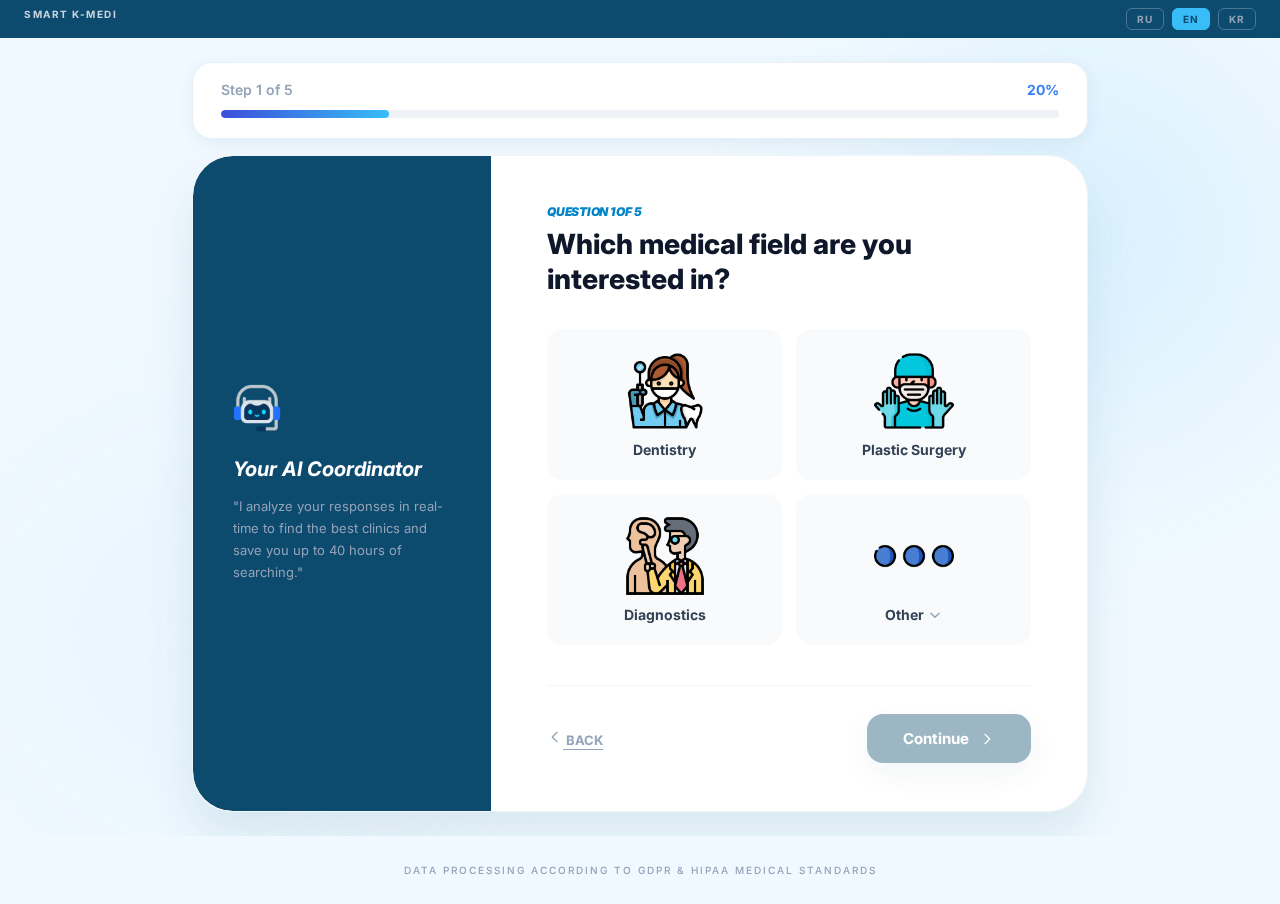
<file: 1aipage.html>
<!DOCTYPE html>
<html lang="en">
<head>
    <meta charset="UTF-8">
    <meta name="viewport" content="width=device-width, initial-scale=1.0">
    <title>AI Matching | Intelligent Clinic Selection</title>
    <link href="https://fonts.googleapis.com/css2?family=Inter:wght@300;400;600;700&display=swap" rel="stylesheet">
    <link rel="stylesheet" href="static/aipage.css">
</head>
<body class="fade">


<div class="topbar">
    <span>Smart K-Medi</span>
    <div style="display:flex; gap:8px; align-items:center;">
        <button class="lang-btn" data-lang="ru" onclick="selectLang('ru','🇷🇺','RU',this)">RU</button>
        <button class="lang-btn" data-lang="en" onclick="selectLang('en','🇬🇧','EN',this)">EN</button>
        <button class="lang-btn" data-lang="ko" onclick="selectLang('ko','🇰🇷','한국어',this)">KR</button>
    </div>
</div>


<main>
    <div class="blob blob-tr"></div>
    <div class="blob blob-bl"></div>

    <!-- ════════════════════════════════
         QUIZ SECTION
    ════════════════════════════════ -->
    <div class="quiz-wrapper" id="quiz-section">

        <!-- Progress bar -->
        <div class="progress-container">
            <div class="progress-meta">
                <span class="progress-step-label" id="step-label">Step 1 of 5</span>
                <span class="progress-pct" id="bar-pct-label">20%</span>
            </div>
            <div class="bar-track">
                <div class="bar-fill" id="bar-fill" style="width:20%"></div>
            </div>
        </div>

        <!-- Card -->
        <div class="card">
            <div class="card-grid">

                <!-- Sidebar -->
                <div class="sidebar">
                    <div>
                        <img src="images/ai.png" alt="AI Coordinator" class="sidebar-icon">
                        <h3 id="sidebar-title">Your AI Coordinator</h3>
                        <p id="sidebar-desc">"I analyze your responses in real-time to find the best clinics and save you up to 40 hours of searching."</p>
                    </div>
                </div>

                <!-- Content -->
                <div class="content">

                    <!-- Q1: Specialty -->
                    <div class="question-screen active" id="q1">
                        <div>
                            <div class="step-label">Question 1 of 5</div>
                            <h2 class="step-title">Which medical field<br>are you interested in?</h2>
                            <div class="options-grid">
                                <button class="option-btn" onclick="selectOption(this,'q1')">
                                    <img src="images/dentist.png" alt="Dentistry" class="opt-icon">
                                    <span class="opt-label">Dentistry</span>
                                </button>
                                <button class="option-btn" onclick="selectOption(this,'q1')">
                                    <img src="images/plastic-surgery.png" alt="Plastic Surgery" class="opt-icon">
                                    <span class="opt-label">Plastic Surgery</span>
                                </button>
                                <button class="option-btn" onclick="selectOption(this,'q1')">
                                    <img src="images/diagnosis.png" alt="Diagnostics" class="opt-icon">
                                    <span class="opt-label">Diagnostics</span>
                                </button>
                                <div class="other-wrapper" id="other-wrapper">
                                    <button class="option-btn" id="other-btn" onclick="toggleDropdown(event)">
                                        <img src="images/more.png" alt="Other" class="opt-icon" id ="other-icon">
                                        <span class="opt-label other-arrow" id="other-arrow">
                                            <span id="other-label">Other</span>
                                            <svg fill="none" stroke="currentColor" viewBox="0 0 24 24"><path stroke-linecap="round" stroke-linejoin="round" stroke-width="2.5" d="M19 9l-7 7-7-7"/></svg>
                                        </span>
                                    </button>
                                </div>
                            </div>
                        </div>
                        <div class="nav-row">
                            <button data-back class="btn-back">
                                <svg fill="none" stroke="currentColor" viewBox="0 0 24 24"><path stroke-linecap="round" stroke-linejoin="round" stroke-width="2" d="M15 19l-7-7 7-7"/></svg>
                                Back
                            </button>
                            <button class="btn-continue" id="q1-next" disabled onclick="goNext(1)">
                                Continue
                                <svg fill="none" stroke="currentColor" viewBox="0 0 24 24"><path stroke-linecap="round" stroke-linejoin="round" stroke-width="2" d="M9 5l7 7-7 7"/></svg>
                            </button>
                        </div>
                    </div>

                    <!-- Q2: Budget -->
                    <div class="question-screen" id="q2">
                        <div>
                            <div class="step-label">Question 2 of 5</div>
                            <h2 class="step-title">What is your<br>approximate budget?</h2>
                            <div class="range-wrap">
                                <div class="range-value" id="budget-display">$3,000</div>
                                <input type="range" id="budget-range" min="500" max="20000" step="500" value="3000"
                                    oninput="updateBudget(this.value)" onchange="answers.budget=this.value; enableNext('q2-next')">
                                <div class="range-labels">
                                    <span>$500</span>
                                    <span>$20,000+</span>
                                </div>
                            </div>
                            <div class="options-grid cols-3" style="margin-top:8px">
                                <button class="option-btn" onclick="setBudget(2000, this)">
                                    <span class="opt-label">Economy</span>
                                    <span class="opt-sub">Up to $2K</span>
                                </button>
                                <button class="option-btn" onclick="setBudget(5000, this)">
                                    <span class="opt-label">Standard</span>
                                    <span class="opt-sub">$3K–$7K</span>
                                </button>
                                <button class="option-btn" onclick="setBudget(12000, this)">
                                    <span class="opt-label">Premium</span>
                                    <span class="opt-sub">$10K+</span>
                                </button>
                            </div>
                        </div>
                        <div class="nav-row">
                            <button class="btn-back" onclick="goBack()">
                                <svg fill="none" stroke="currentColor" viewBox="0 0 24 24"><path stroke-linecap="round" stroke-linejoin="round" stroke-width="2" d="M15 19l-7-7 7-7"/></svg>
                                Back
                            </button>
                            <button class="btn-continue" id="q2-next" onclick="goNext(2)">
                                Continue
                                <svg fill="none" stroke="currentColor" viewBox="0 0 24 24"><path stroke-linecap="round" stroke-linejoin="round" stroke-width="2" d="M9 5l7 7-7 7"/></svg>
                            </button>
                        </div>
                    </div>

                    <!-- Q3: Location -->
                    <div class="question-screen" id="q3">
                        <div>
                            <div class="step-label">Question 3 of 5</div>
                            <h2 class="step-title">Preferred clinic<br>location in Korea?</h2>
                            <div class="options-grid">
                                <button class="option-btn" onclick="selectOption(this,'q3')">
                                    <img src="images/seoul-tower.png" alt="Seoul" class="opt-icon">
                                    <span class="opt-label">Seoul</span>
                                    <span class="opt-sub">Most options</span>
                                </button>
                                <button class="option-btn" onclick="selectOption(this,'q3')">
                                    <img src="images/busan.png" alt="Busan" class="opt-icon">
                                    <span class="opt-label">Busan</span>
                                    <span class="opt-sub">Coastal city</span>
                                </button>
                                <button class="option-btn" onclick="selectOption(this,'q3')">
                                    <img src="images/south-korea.png" alt="South Korea" class="opt-icon">
                                    <span class="opt-label">Any city</span>
                                    <span class="opt-sub">Flexible</span>
                                </button>
                                <button class="option-btn" onclick="selectOption(this,'q3')">
                                    <img src="images/airport.png" alt="Near Airport" class="opt-icon">
                                    <span class="opt-label">Near airport</span>
                                    <span class="opt-sub">Easy travel</span>
                                </button>
                            </div>
                        </div>
                        <div class="nav-row">
                            <button class="btn-back" onclick="goBack()">
                                <svg fill="none" stroke="currentColor" viewBox="0 0 24 24"><path stroke-linecap="round" stroke-linejoin="round" stroke-width="2" d="M15 19l-7-7 7-7"/></svg>
                                Back
                            </button>
                            <button class="btn-continue" id="q3-next" disabled onclick="goNext(3)">
                                Continue
                                <svg fill="none" stroke="currentColor" viewBox="0 0 24 24"><path stroke-linecap="round" stroke-linejoin="round" stroke-width="2" d="M9 5l7 7-7 7"/></svg>
                            </button>
                        </div>
                    </div>

                    <!-- Q4: Priority -->
                    <div class="question-screen" id="q4">
                        <div>
                            <div class="step-label">Question 4 of 5</div>
                            <h2 class="step-title">What matters most<br>to you when choosing?</h2>
                            <div class="options-grid">
                                <button class="option-btn" onclick="selectOption(this,'q4')">
                                    <img src="images/reputation.png" alt="Reputation" class="opt-icon">
                                    <span class="opt-label">Reputation</span>
                                    <span class="opt-sub">Awards & reviews</span>
                                </button>
                                <button class="option-btn" onclick="selectOption(this,'q4')">
                                    <img src="images/best-price.png" alt="Best price" class="opt-icon">
                                    <span class="opt-label">Best price</span>
                                    <span class="opt-sub">Value for money</span>
                                </button>
                                <button class="option-btn" onclick="selectOption(this,'q4')">
                                    <img src="images/russian.png" alt="English support" class="opt-icon">
                                    <span class="opt-label">English support</span>
                                    <span class="opt-sub">Full communication</span>
                                </button>
                                <button class="option-btn" onclick="selectOption(this,'q4')">
                                    <img src="images/clock.png" alt="Fast booking" class="opt-icon">
                                    <span class="opt-label">Fast booking</span>
                                    <span class="opt-sub">Within 2 weeks</span>
                                </button>
                            </div>
                        </div>
                        <div class="nav-row">
                            <button class="btn-back" onclick="goBack()">
                                <svg fill="none" stroke="currentColor" viewBox="0 0 24 24"><path stroke-linecap="round" stroke-linejoin="round" stroke-width="2" d="M15 19l-7-7 7-7"/></svg>
                                Back
                            </button>
                            <button class="btn-continue" id="q4-next" disabled onclick="goNext(4)">
                                Continue
                                <svg fill="none" stroke="currentColor" viewBox="0 0 24 24"><path stroke-linecap="round" stroke-linejoin="round" stroke-width="2" d="M9 5l7 7-7 7"/></svg>
                            </button>
                        </div>
                    </div>

                    <!-- Q5: Timing -->
                    <div class="question-screen" id="q5">
                        <div>
                            <div class="step-label">Question 5 of 5</div>
                            <h2 class="step-title">When are you planning<br>to visit Korea?</h2>
                            <div class="options-grid">
                                <button class="option-btn" onclick="selectOption(this,'q5')">
                                    <img src="images/clock.png" alt="ASAP" class="opt-icon">
                                    <span class="opt-label">ASAP</span>
                                    <span class="opt-sub">Within 1 month</span>
                                </button>
                                <button class="option-btn" onclick="selectOption(this,'q5')">
                                    <img src="images/calendar.png" alt="Calendar" class="opt-icon">
                                    <span class="opt-label">In 1–3 months</span>
                                    <span class="opt-sub">Planning ahead</span>
                                </button>
                                <button class="option-btn" onclick="selectOption(this,'q5')">
                                    <img src="images/calendar copy.png" alt="Month" class="opt-icon">
                                    <span class="opt-label">In 3–6 months</span>
                                    <span class="opt-sub">No rush</span>
                                </button>
                                <button class="option-btn" onclick="selectOption(this,'q5')">
                                    <img src="images/thought.png" alt="Anytime" class="opt-icon">
                                    <span class="opt-label">Just exploring</span>
                                    <span class="opt-sub">No set date</span>
                                </button>
                            </div>
                        </div>
                        <div class="nav-row">
                            <button class="btn-back" onclick="goBack()">
                                <svg fill="none" stroke="currentColor" viewBox="0 0 24 24"><path stroke-linecap="round" stroke-linejoin="round" stroke-width="2" d="M15 19l-7-7 7-7"/></svg>
                                Back
                            </button>
                            <a href="1result.html"><button class="btn-continue" id="q5-next" disabled onclick="showResults()">
                                See My Results
                                <svg fill="none" stroke="currentColor" viewBox="0 0 24 24"><path stroke-linecap="round" stroke-linejoin="round" stroke-width="2" d="M9 5l7 7-7 7"/></svg>
                            </button></a>
                        </div>
                    </div>

                </div><!-- /content -->
            </div><!-- /card-grid -->
        </div><!-- /card -->
    </div><!-- /quiz-wrapper -->


</main>

<!-- Dropdown portal -->
<div class="dropdown" id="dropdown">
    <div class="dropdown-header">Choose specialization</div>
    <div class="dropdown-list">
        <button class="dropdown-item" onclick="pickOther(this,'IVF / Childbirth')"><span class="di-icon"><img src="images/midwife.png" alt="IVF / Childbirth"></span><span class="di-label">IVF / Childbirth</span><span class="di-check">✓</span></button>
        <button class="dropdown-item" onclick="pickOther(this,'Orthopedics')"><span class="di-icon"><img src="images/orthopedist.png" alt="Orthopedics"></span><span class="di-label">Orthopedics</span><span class="di-check">✓</span></button>
        <button class="dropdown-item" onclick="pickOther(this,'Cardiology')"><span class="di-icon"><img src="images/cardiologist.png" alt="Cardiology"></span><span class="di-label">Cardiology</span><span class="di-check">✓</span></button>
        <button class="dropdown-item" onclick="pickOther(this,'Neurology')"><span class="di-icon"><img src="images/neurologist.png" alt="Neurology"></span><span class="di-label">Neurology</span><span class="di-check">✓</span></button>
        <button class="dropdown-item" onclick="pickOther(this,'Ophthalmology')"><span class="di-icon"><img src="images/ophthalmologist.png" alt="Ophthalmology"></span><span class="di-label">Ophthalmology</span><span class="di-check">✓</span></button>
        <button class="dropdown-item" onclick="pickOther(this,'Oncology')"><span class="di-icon"><img src="images/oncologist.png" alt="Oncology"></span><span class="di-label">Oncology</span><span class="di-check">✓</span></button>
        <button class="dropdown-item" onclick="pickOther(this,'Rehabilitation')"><span class="di-icon"><img src="images/rehabilitation.png" alt="Rehabilitation"></span><span class="di-label">Rehabilitation</span><span class="di-check">✓</span></button>
    </div>
</div>

<footer>Data processing according to GDPR &amp; HIPAA Medical Standards</footer>


    <script src="static/aipage.js"></script>
</body>
</html>
</file>
<file: static/aipage.css>
*, *::before, *::after { box-sizing: border-box; margin: 0; padding: 0; }

body {
    font-family: 'Inter', -apple-system, BlinkMacSystemFont, 'Segoe UI', Roboto, sans-serif;
    -webkit-font-smoothing: antialiased;
    -moz-osx-font-smoothing: grayscale;
    font-feature-settings: "kern" 1;
    background-color: #f0f9ff;
    color: #0f172a;
    min-height: 100vh;
    display: flex;
    flex-direction: column;
}


/* В aipage.css */
.fade {
    opacity: 0;
    animation: fadeIn 0.5s ease-in-out forwards !important;
}

.fade-out {
    animation: fadeOut 0.5s ease-in-out forwards !important;
}

@keyframes fadeIn {
    from { opacity: 0; }
    to { opacity: 1; }
}

@keyframes fadeOut {
    from { opacity: 1; }
    to { opacity: 0; }
}


/* ── Top bar ── */
.topbar {
    background-color: #0c4a6e;
    color: #cbd5e1;
    font-size: 10px;
    padding: 8px 24px;
    display: flex;
    justify-content: space-between;
    text-transform: uppercase;
    letter-spacing: .15em;
    font-weight: 700;
    flex-shrink: 0;
}
.topbar .highlight { color: #38bdf8; }

/* ── Main ── */
main {
    flex: 1;
    display: flex;
    align-items: center;
    justify-content: center;
    padding: 24px;
    position: relative;
    overflow: hidden;
}
.blob {
    position: absolute;
    border-radius: 50%;
    filter: blur(100px);
    opacity: .4;
    z-index: 0;
    pointer-events: none;
}
.blob-tr { top:0; right:0; width:400px; height:400px; background:#bae6fd; }
.blob-bl { bottom:0; left:0; width:400px; height:400px; background:#e0f2fe; }

/* ── Quiz wrapper ── */
.quiz-wrapper {
    max-width: 896px;
    width: 100%;
    display: flex;
    flex-direction: column;
    gap: 16px;
    position: relative;
    z-index: 1;
}

/* ── Progress bar container ── */
.progress-container {
    background: #fff;
    border-radius: 20px;
    padding: 18px 28px 20px;
    box-shadow: 0 4px 16px rgba(12,74,110,.07);
    border: 1px solid #e8f0f7;
}
.progress-meta {
    display: flex;
    align-items: center;
    justify-content: space-between;
    margin-bottom: 12px;
}
.progress-step-label {
    font-size: 14px;
    font-weight: 600;
    color: #94a3b8;
}
.progress-pct {
    font-size: 14px;
    font-weight: 700;
    color: #3b82f6;
}
.bar-track {
    width: 100%;
    height: 8px;
    background: #eef2f7;
    border-radius: 99px;
    overflow: hidden;
}
.bar-fill {
    height: 100%;
    background: linear-gradient(90deg, #3b4fd8, #38bdf8);
    border-radius: 99px;
    transition: width .5s cubic-bezier(.4,0,.2,1);
}

/* ── Card ── */
.card {
    width: 100%;
    background: #fff;
    border-radius: 40px;
    box-shadow: 0 25px 50px rgba(12,74,110,.1);
    border: 1px solid #f1f5f9;
    overflow: hidden;
}
.card-grid {
    display: grid;
    grid-template-columns: 1fr;
    min-height: 560px;
}
@media (min-width: 900px) { .card-grid { grid-template-columns: 1fr 2fr; } }

/* ── Sidebar ── */
.sidebar {
    background: #0c4a6e;
    padding: 40px;
    color: #fff;
    display: flex;
    flex-direction: column;
    justify-content: center;
    border-radius: 40px 0 0 40px;
}
@media (max-width: 899px) { .sidebar { border-radius: 40px 40px 0 0; padding: 32px; } }
.sidebar-icon { width: 48px; height: 48px; margin-bottom: 20px; }
.sidebar h3 { font-size: 20px; font-weight: 700; font-style: italic; line-height: 1.35; margin-bottom: 12px; }
.sidebar p { color: #94a3b8; font-size: 13px; line-height: 1.7; }

/* ── Content panel ── */
.content {
    padding: 48px 56px;
    display: flex;
    flex-direction: column;
    justify-content: space-between;
}
@media (max-width: 899px) { .content { padding: 32px; } }

/* Question screen */
.question-screen { display: none; flex-direction: column; height: 100%; }
.question-screen.active { display: flex; }
.question-screen.exiting { display: flex; animation: fadeSlideOut .28s ease forwards; }

.step-label {
    color: #0284c7;
    font-weight: 900;
    font-size: 12px;
    text-transform: uppercase;
    letter-spacing: -.02em;
    font-style: italic;
    margin-bottom: 8px;
}
.step-title {
    font-size: 28px;
    font-weight: 800;
    color: #0f172a;
    line-height: 1.25;
    margin-bottom: 32px;
}

/* Options grid */
.options-grid {
    display: grid;
    grid-template-columns: 1fr 1fr;
    gap: 14px;
    flex: 1;
}
.options-grid.cols-1 { grid-template-columns: 1fr; }
.options-grid.cols-3 { grid-template-columns: 1fr 1fr 1fr; }

.option-btn {
    display: flex;
    flex-direction: column;
    align-items: center;
    justify-content: center;
    gap: 10px;
    padding: 20px 16px;
    background: #f8fafc;
    border-radius: 16px;
    border: 2px solid transparent;
    cursor: pointer;
    transition: border-color .2s, background .2s, transform .15s, box-shadow .2s;
    font-family: inherit;
    text-align: center;
}
.option-btn:hover {
    border-color: #0284c7;
    background: #f0f9ff;
    transform: translateY(-2px);
    box-shadow: 0 8px 20px rgba(2,132,199,.12);
}
.option-btn.selected {
    border-color: #0284c7;
    background: #f0f9ff;
    box-shadow: 0 8px 20px rgba(2,132,199,.15);
}

.option-btn .opt-icon { 
    font-size: 32px; 
    transition: opacity .2s, transform .25s;  /* плавный уход */
}

/* иконка уходит — уменьшается и чуть поворачивается */
.option-btn .opt-icon.icon-swap-out { 
    opacity: 0; 
    transform: scale(.6) rotate(-15deg); 
}

/* иконка появляется — пружинящий эффект */
.option-btn .opt-icon.icon-swap-in { 
    animation: iconPop .3s cubic-bezier(.175,.885,.32,1.275) forwards; 
}

@keyframes iconPop {
    from { opacity: 0; transform: scale(.5) rotate(15deg); }
    to   { opacity: 1; transform: scale(1)  rotate(0deg);  }
}


.option-btn .opt-icon { width: 80px; height: 80px; }
.option-btn .opt-label { font-weight: 700; font-size: 14px; color: #334155; }
.option-btn .opt-sub { font-size: 11px; color: #94a3b8; font-weight: 500; }

/* Range slider (Q3) */
.range-wrap { padding: 8px 0 24px; }
.range-labels { display: flex; justify-content: space-between; font-size: 12px; color: #94a3b8; margin-bottom: 8px; }
.range-value { text-align: center; font-size: 28px; font-weight: 800; color: #0284c7; margin-bottom: 16px; }
input[type=range] {
    width: 100%;
    accent-color: #0284c7;
    height: 6px;
    cursor: pointer;
}

/* Text input (Q5) */
.input-group { display: flex; flex-direction: column; gap: 12px; margin-top: 4px; }
.input-field {
    padding: 14px 18px;
    border: 2px solid #e2e8f0;
    border-radius: 14px;
    font-family: inherit;
    font-size: 14px;
    font-weight: 600;
    color: #0f172a;
    outline: none;
    transition: border-color .2s, box-shadow .2s;
    background: #f8fafc;
}
.input-field:focus {
    border-color: #0284c7;
    box-shadow: 0 0 0 3px rgba(2,132,199,.1);
    background: #fff;
}
.input-field::placeholder { color: #94a3b8; font-weight: 400; }

/* Nav row */
.nav-row {
    margin-top: 40px;
    display: flex;
    align-items: center;
    justify-content: space-between;
    border-top: 1px solid #f1f5f9;
    padding-top: 28px;
    flex-shrink: 0;
}
.btn-back {
    color: #94a3b8;
    font-weight: 700;
    font-size: 13px;
    text-decoration: underline;
    text-underline-offset: 4px;
    text-transform: uppercase;
    background: none;
    border: none;
    cursor: pointer;
    transition: color .2s;
    font-family: inherit;
}
.btn-back:hover { color: #0f172a; }
.btn-back:disabled { opacity: .3; cursor: default; }
.btn-continue {
    background: #0c4a6e;
    color: #fff;
    padding: 15px 36px;
    border-radius: 16px;
    font-weight: 700;
    font-size: 15px;
    border: none;
    cursor: pointer;
    display: inline-flex;
    align-items: center;
    gap: 10px;
    transition: background .2s, box-shadow .2s, opacity .2s;
    box-shadow: 0 10px 30px rgba(12,74,110,.15);
    font-family: inherit;
}
.btn-continue:hover { background: #0369a1; box-shadow: 0 14px 36px rgba(12,74,110,.22); }
.btn-continue:disabled { opacity: .4; cursor: not-allowed; }
.btn-continue svg, .btn-back svg { width: 16px; height: 16px; flex-shrink: 0; }


        /* ── "Other" wrapper ── */
        .other-wrapper {
            position: relative;
        }
        .other-wrapper .option-btn {
            width: 100%;
        }

        .other-arrow {
            display: inline-flex;
            align-items: center;
            gap: 4px;
            transition: color .2s;
        }
        .other-arrow svg {
            width: 14px; height: 14px;
            transition: transform .25s ease;
            color: #94a3b8;
            flex-shrink: 0;
        }
        .other-arrow.rotated svg {
            transform: rotate(180deg);
            color: #0284c7;
        }

        /* ── Dropdown panel ── */
        .dropdown {
            position: fixed;
            width: 280px;
            background: #fff;
            border-radius: 20px;
            border: 1.5px solid #e2e8f0;
            box-shadow:
                0 4px 6px rgba(0,0,0,.04),
                0 20px 40px rgba(12,74,110,.18),
                0 0 0 1px rgba(2,132,199,.06);
            z-index: 9999;
            overflow: hidden;
            opacity: 0;
            pointer-events: none;
            transform: translateY(-6px);
            transition: opacity .22s ease, transform .22s ease;
        }
        .dropdown.open {
            opacity: 1;
            pointer-events: all;
            transform: translateY(0);
        }

        .dropdown-header {
            padding: 14px 18px 10px;
            border-bottom: 1px solid #f1f5f9;
        }
        .dropdown-header-label {
            font-size: 10px;
            text-transform: uppercase;
            letter-spacing: .1em;
            font-weight: 700;
            color: #94a3b8;
        }

        .dropdown-list {
            padding: 8px;
            max-height: 200px;
            overflow-y: auto;
            scrollbar-width: thin;
            scrollbar-color: #cbd5e1 transparent;
        }
        .dropdown-list::-webkit-scrollbar { width: 4px; }
        .dropdown-list::-webkit-scrollbar-track { background: transparent; }
        .dropdown-list::-webkit-scrollbar-thumb { background: #cbd5e1; border-radius: 4px; }

        .dropdown-item {
            display: flex;
            align-items: center;
            gap: 12px;
            width: 100%;
            padding: 10px 12px;
            border-radius: 12px;
            border: none;
            background: transparent;
            cursor: pointer;
            font-family: inherit;
            transition: background .15s, transform .12s;
            text-align: left;
        }
        .dropdown-item:hover {
            background: #f0f9ff;
            transform: translateX(2px);
        }
        .dropdown-item.active {
            background: linear-gradient(135deg, #e0f2fe, #f0f9ff);
        }
        .dropdown-item.active .di-label { color: #0284c7; font-weight: 700; }
        .dropdown-item.active .di-check { opacity: 1; }

        .di-icon {
    font-size: 20px;
    flex-shrink: 0;
    width: 32px;
    height: 32px;
    display: flex;
    align-items: center;
    justify-content: center;
    background: #f8fafc;
    border-radius: 8px;
}

/* Добавь это */
.di-icon img {
    width: 20px;
    height: 20px;
    object-fit: contain;
}

    #other-icon img {
        width: 32px;
        height: 32px;
        transition: opacity .2s, transform .25s;
    }
    #other-icon img.icon-swap-out {
        opacity: 0;
        transform: scale(.6) rotate(-15deg);
    }
    #other-icon img.icon-swap-in {
        animation: iconPop .3s cubic-bezier(.175,.885,.32,1.275) forwards;
    }

    .opt-icon {
    transition: opacity .2s, transform .25s;
}
.opt-icon.icon-swap-out {
    opacity: 0;
    transform: scale(.6) rotate(-15deg);
}
.opt-icon.icon-swap-in {
    animation: iconPop .3s cubic-bezier(.175,.885,.32,1.275) forwards;
}
@keyframes iconPop {
    from { opacity: 0; transform: scale(.5) rotate(15deg); }
    to   { opacity: 1; transform: scale(1)  rotate(0deg);  }
}


/* Footer */
footer {
    padding: 28px;
    text-align: center;
    font-size: 10px;
    color: #94a3b8;
    font-weight: 500;
    text-transform: uppercase;
    letter-spacing: .2em;
    flex-shrink: 0;
}

/* Animations */
@keyframes fadeSlideIn {
    from { opacity: 0; transform: translateX(24px); }
    to   { opacity: 1; transform: translateX(0); }
}
.question-screen.active { animation: fadeSlideIn .3s ease; }

@keyframes fadeSlideOut {
    from { opacity: 1; transform: translateX(0); }
    to   { opacity: 0; transform: translateX(-16px); }
}


.lang-btn {
    background: transparent;
    border: 1px solid rgba(255,255,255,.25);
    color: #94a3b8;
    font-size: 10px;
    font-weight: 700;
    letter-spacing: .1em;
    padding: 4px 10px;
    border-radius: 6px;
    cursor: pointer;
    transition: all .2s;
    font-family: inherit;
}
.lang-btn:hover { border-color: #38bdf8; color: #38bdf8; }
.lang-btn.active { background: #38bdf8; border-color: #38bdf8; color: #0c4a6e; }
</file>
